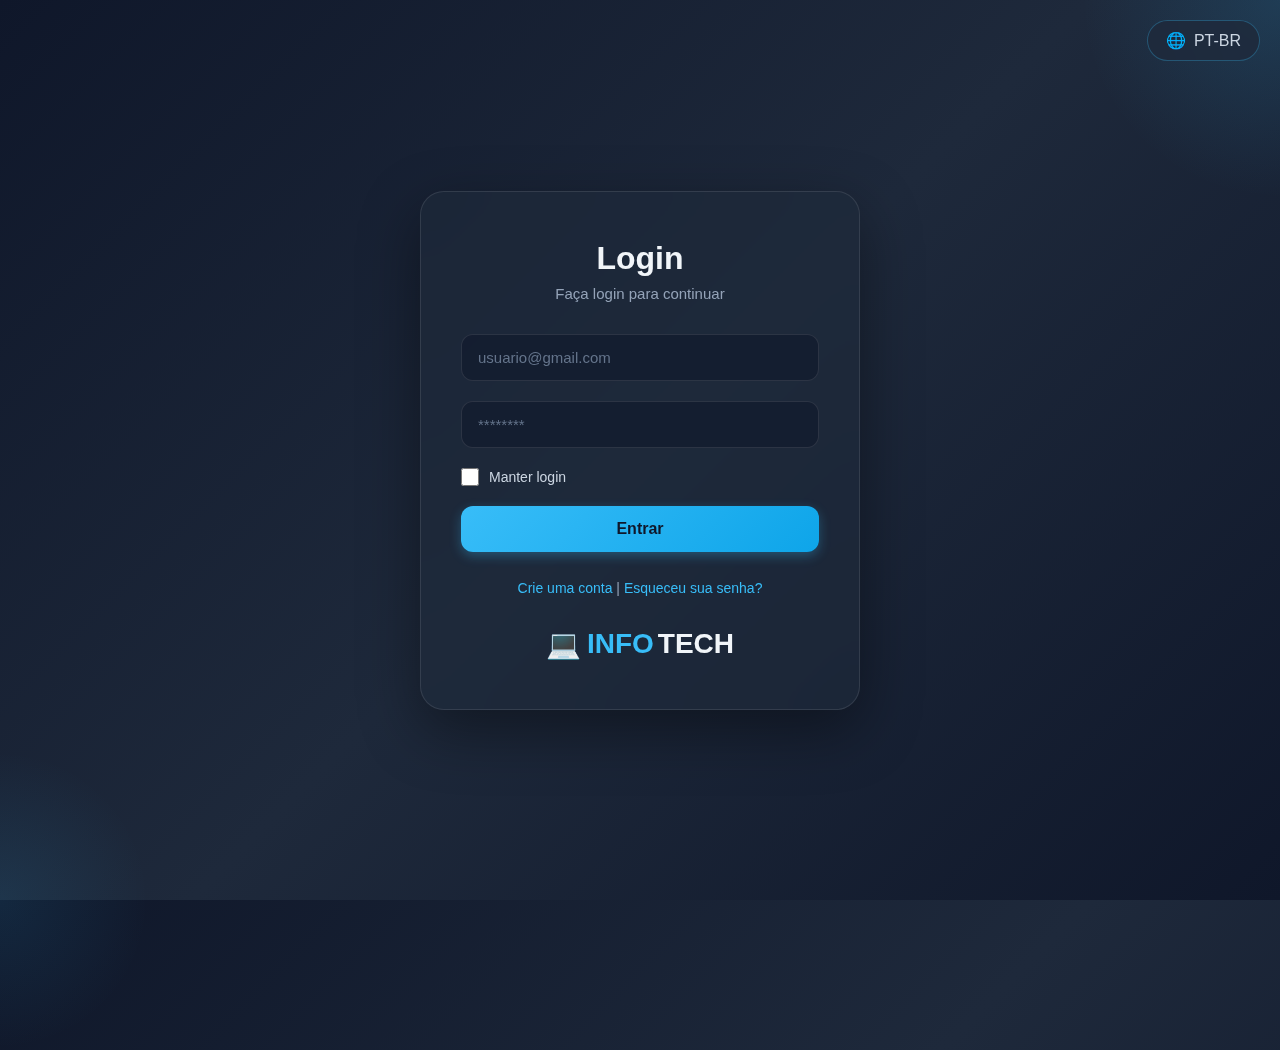
<file: index.html>
<!DOCTYPE html>
<html lang="pt-BR">
<head>
  <meta charset="UTF-8">
  <meta name="viewport" content="width=device-width, initial-scale=1.0">
  <title>Login - InfoTech</title>
  <style>
    * { box-sizing: border-box; margin: 0; padding: 0; }
    
    body {
      font-family: -apple-system, BlinkMacSystemFont, 'Segoe UI', sans-serif;
      background: linear-gradient(135deg, #0f172a 0%, #1e293b 50%, #0f172a 100%);
      min-height: 100vh;
      display: flex;
      align-items: center;
      justify-content: center;
      color: #f1f5f9;
      position: relative;
      overflow: hidden;
    }

    /* Animated background particles */
    body::before {
      content: '';
      position: absolute;
      width: 400px;
      height: 400px;
      background: radial-gradient(circle, rgba(56,189,248,0.15) 0%, transparent 70%);
      border-radius: 50%;
      top: -200px;
      right: -200px;
      animation: float 20s infinite ease-in-out;
    }

    body::after {
      content: '';
      position: absolute;
      width: 300px;
      height: 300px;
      background: radial-gradient(circle, rgba(56,189,248,0.1) 0%, transparent 70%);
      border-radius: 50%;
      bottom: -150px;
      left: -150px;
      animation: float 15s infinite ease-in-out reverse;
    }

    @keyframes float {
      0%, 100% { transform: translate(0, 0); }
      50% { transform: translate(50px, 50px); }
    }

    /* Language switch button */
    .lang-switch {
      position: fixed;
      top: 20px;
      right: 20px;
      background: rgba(30,41,59,0.8);
      backdrop-filter: blur(10px);
      color: #cbd5e1;
      border: 1px solid rgba(56,189,248,0.3);
      border-radius: 24px;
      padding: 10px 18px;
      font-size: 14px;
      font-weight: 500;
      cursor: pointer;
      display: flex;
      align-items: center;
      gap: 8px;
      transition: all 0.3s ease;
      z-index: 1000;
    }

    .lang-switch:hover {
      background: rgba(56,189,248,0.15);
      border-color: #38bdf8;
      color: #38bdf8;
      transform: translateY(-2px);
      box-shadow: 0 4px 12px rgba(56,189,248,0.2);
    }

    .lang-switch span {
      font-size: 16px;
    }

    /* Login container */
    .login-container {
      background: rgba(30,41,59,0.6);
      backdrop-filter: blur(20px);
      border: 1px solid rgba(255,255,255,0.1);
      border-radius: 24px;
      padding: 48px 40px;
      width: 100%;
      max-width: 440px;
      box-shadow: 0 20px 60px rgba(0,0,0,0.4);
      position: relative;
      z-index: 10;
      animation: slideUp 0.6s ease-out;
    }

    @keyframes slideUp {
      from {
        opacity: 0;
        transform: translateY(30px);
      }
      to {
        opacity: 1;
        transform: translateY(0);
      }
    }

    .login-container h2 {
      font-size: 32px;
      font-weight: 700;
      color: #f1f5f9;
      margin-bottom: 8px;
      text-align: center;
    }

    .subtitle {
      color: #94a3b8;
      font-size: 15px;
      text-align: center;
      margin-bottom: 32px;
    }

    /* Form styles */
    form {
      display: flex;
      flex-direction: column;
      gap: 20px;
    }

    input[type="text"],
    input[type="password"] {
      width: 100%;
      padding: 14px 16px;
      background: rgba(15,23,42,0.6);
      border: 1px solid rgba(255,255,255,0.1);
      border-radius: 12px;
      color: #f1f5f9;
      font-size: 15px;
      transition: all 0.3s ease;
    }

    input[type="text"]:focus,
    input[type="password"]:focus {
      outline: none;
      border-color: #38bdf8;
      background: rgba(15,23,42,0.8);
      box-shadow: 0 0 0 3px rgba(56,189,248,0.15);
    }

    input::placeholder {
      color: #64748b;
    }

    /* Checkbox */
    label {
      display: flex;
      align-items: center;
      gap: 10px;
      font-size: 14px;
      color: #cbd5e1;
      cursor: pointer;
      user-select: none;
    }

    input[type="checkbox"] {
      width: 18px;
      height: 18px;
      cursor: pointer;
      accent-color: #38bdf8;
    }

    /* Submit button */
    button[type="submit"] {
      width: 100%;
      padding: 14px;
      background: linear-gradient(135deg, #38bdf8 0%, #0ea5e9 100%);
      color: #0f172a;
      border: none;
      border-radius: 12px;
      font-size: 16px;
      font-weight: 600;
      cursor: pointer;
      transition: all 0.3s ease;
      box-shadow: 0 4px 12px rgba(56,189,248,0.3);
    }

    button[type="submit"]:hover {
      transform: translateY(-2px);
      box-shadow: 0 6px 20px rgba(56,189,248,0.4);
    }

    button[type="submit"]:active {
      transform: translateY(0);
    }

    /* Feedback message */
    .feedback {
      display: none;
      color: #f87171;
      background: rgba(239,68,68,0.1);
      border: 1px solid rgba(239,68,68,0.3);
      border-radius: 8px;
      padding: 12px;
      font-size: 13px;
      font-weight: 500;
      text-align: center;
    }

    .feedback.show {
      display: block;
    }

    /* Links */
    .links {
      text-align: center;
      margin-top: 8px;
    }

    .links p {
      font-size: 14px;
      color: #94a3b8;
    }

    .links a {
      color: #38bdf8;
      text-decoration: none;
      transition: color 0.3s;
    }

    .links a:hover {
      color: #0ea5e9;
      text-decoration: underline;
    }

    /* InfoTech logo */
    .infotech {
      display: flex;
      justify-content: center;
      align-items: center;
      gap: 4px;
      margin-top: 32px;
      font-size: 28px;
      font-weight: 700;
    }

    .info {
      color: #38bdf8;
      display: flex;
      align-items: center;
      gap: 6px;
    }

    .tech {
      color: #f1f5f9;
    }

    /* Responsive */
    @media (max-width: 480px) {
      .login-container {
        padding: 32px 24px;
        margin: 20px;
      }

      .login-container h2 {
        font-size: 26px;
      }

      .lang-switch {
        top: 12px;
        right: 12px;
        padding: 8px 14px;
        font-size: 13px;
      }
    }
  </style>
</head>
<body>
  <!-- Language switch button -->
  <button class="lang-switch" onclick="toggleLanguage()">
    <span>🌐</span> <span id="langText">PT-BR</span>
  </button>

  <div class="login-container">
    <h2 id="loginTitle" data-i18n="Login">Login</h2>
    <p class="subtitle" id="loginSubtitle" data-i18n="Faça login para continuar">Faça login para continuar</p>

    <form id="loginForm" novalidate>
      <input 
        type="text" 
        id="email" 
        placeholder="usuario@gmail.com" 
        required 
        data-i18n-placeholder="usuario@gmail.com"
      >
      
      <input 
        type="password" 
        id="senha" 
        placeholder="********" 
        required 
        data-i18n-placeholder="********"
      >

      <p id="feedback" class="feedback" data-i18n="Não foi possível encontrar uma conta. Tente novamente ou crie uma conta.">
        Não foi possível encontrar uma conta. Tente novamente ou crie uma conta.
      </p>

      <label>
        <input type="checkbox" id="keepLogin"> 
        <span data-i18n="Manter login">Manter login</span>
      </label>

      <button type="submit" id="loginButton" data-i18n="Entrar">Entrar</button>

      <div class="links">
        <p>
          <a href="cadastro.html" data-i18n="Crie uma conta">Crie uma conta</a> |
          <a href="forgotPass.html" data-i18n="Esqueceu sua senha?">Esqueceu sua senha?</a>
        </p>
      </div>
    </form>

    <div class="infotech">
      <div class="info"><span>💻</span><span>INFO</span></div>
      <div class="tech"><span>TECH</span></div>
    </div>
  </div>

  <script>
    // Impede login automático se vier de logout
    if (localStorage.getItem("forceLogout") === "true") {
      localStorage.clear();
      console.log("Logout detectado — sessão reiniciada.");
    }

    const form = document.getElementById("loginForm");
    const feedback = document.getElementById("feedback");
    const keepLoginCheckbox = document.getElementById("keepLogin");

    // Carrega automaticamente o usuário salvo
    window.addEventListener("DOMContentLoaded", () => {
      const savedUser = JSON.parse(localStorage.getItem("usuario"));
      const keepLogin = localStorage.getItem("keepLogin");

      // Login automático se ativado
      if (keepLogin === "true" && savedUser) {
        alert("Login automático bem-sucedido!");
        window.location.href = "painel.html";
        return;
      }

      // Preenche email salvo
      if (savedUser?.email) {
        document.getElementById("email").value = savedUser.email;
      }
    });

    // Evento de login
    form.addEventListener("submit", async (e) => {
      e.preventDefault();

      const email = document.getElementById("email").value.trim();
      const senha = document.getElementById("senha").value.trim();
      feedback.classList.remove("show");

      if (!email || !senha) {
        feedback.textContent = "Preencha todos os campos.";
        feedback.classList.add("show");
        return;
      }

      try {
        const response = await fetch("http://localhost:5018/api/Usuarios/login", {
          method: "POST",
          headers: { "Content-Type": "application/json" },
          body: JSON.stringify({ email, senha })
        });

        if (response.ok) {
          const data = await response.json();

          const usuarioLogado = {
            id: data.user?.idFunc || data.idFunc || null,
            email: email,
            nome: data.user?.nomeUsuario || data.nomeUsuario || "",
            funcao: data.user?.funcao || data.funcao || ""
          };

          if (!usuarioLogado.id) {
            console.warn("⚠ Nenhum ID encontrado na resposta do login:", data);
          }

          if (keepLoginCheckbox.checked) {
            localStorage.setItem("usuario", JSON.stringify(usuarioLogado));
            localStorage.setItem("keepLogin", "true");
          } else {
            sessionStorage.setItem("usuario", JSON.stringify(usuarioLogado));
          }

          alert("Login realizado com sucesso!");
          window.location.href = "painel.html";
        } else {
          feedback.textContent = "Usuário ou senha incorretos.";
          feedback.classList.add("show");
        }
      } catch (error) {
        console.error("Erro ao fazer login:", error);
        feedback.textContent = "Falha ao se conectar à API.";
        feedback.classList.add("show");
      }
    });

    // Sistema de tradução
    let lang = "pt";

    async function translateText(text, targetLang) {
      if (targetLang === "pt") return text;
      const url = `https://api.mymemory.translated.net/get?q=${encodeURIComponent(text)}&langpair=pt|${targetLang}`;
      try {
        const response = await fetch(url);
        const data = await response.json();
        return data.responseData.translatedText || text;
      } catch (e) {
        console.error("Erro ao traduzir:", e);
        return text;
      }
    }

    async function translatePage(targetLang) {
      const elements = document.querySelectorAll("[data-i18n]");
      for (const el of elements) {
        const original = el.getAttribute("data-i18n");
        el.textContent = await translateText(original, targetLang);
      }

      const inputs = document.querySelectorAll("[data-i18n-placeholder]");
      for (const input of inputs) {
        const original = input.getAttribute("data-i18n-placeholder");
        input.placeholder = await translateText(original, targetLang);
      }
    }

    function toggleLanguage() {
      const langText = document.getElementById("langText");
      if (lang === "pt") {
        lang = "en";
        langText.textContent = "EN";
      } else {
        lang = "pt";
        langText.textContent = "PT-BR";
      }
      translatePage(lang);
    }
  </script>
</body>
</html>
</file>
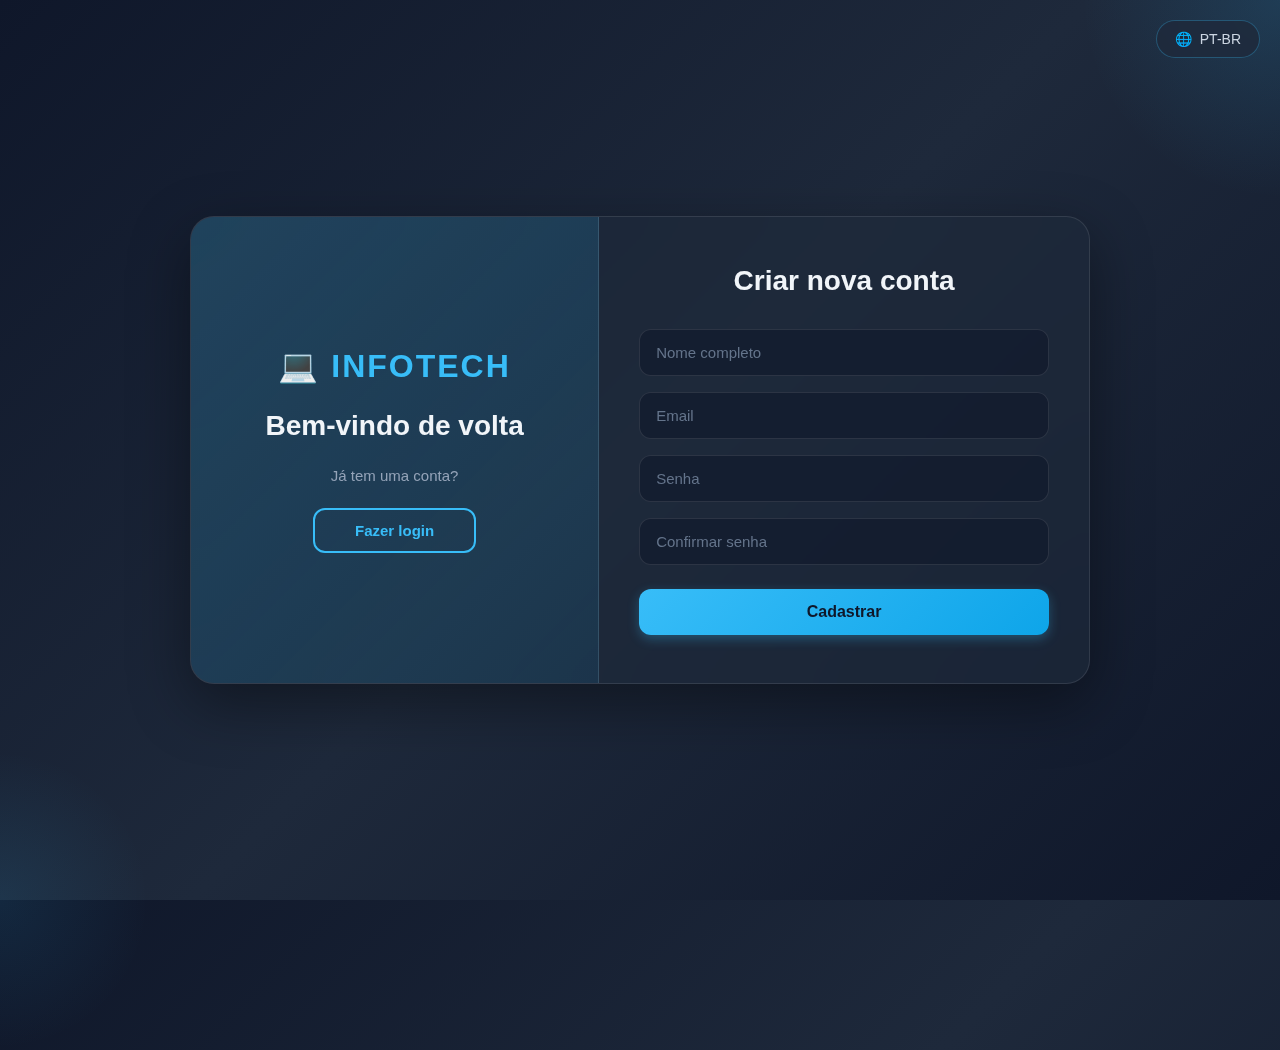
<file: cadastro.html>
<!DOCTYPE html>
<html lang="pt-BR">
<head>
  <meta charset="utf-8" />
  <meta name="viewport" content="width=device-width, initial-scale=1" />
  <title>InfoTech - Cadastro</title>
  <style>
    * { box-sizing: border-box; margin: 0; padding: 0; }
    
    body {
      font-family: -apple-system, BlinkMacSystemFont, 'Segoe UI', sans-serif;
      background: linear-gradient(135deg, #0f172a 0%, #1e293b 50%, #0f172a 100%);
      min-height: 100vh;
      display: flex;
      align-items: center;
      justify-content: center;
      color: #f1f5f9;
      position: relative;
      overflow: hidden;
      padding: 20px;
    }

    /* Animated background */
    body::before {
      content: '';
      position: absolute;
      width: 400px;
      height: 400px;
      background: radial-gradient(circle, rgba(56,189,248,0.15) 0%, transparent 70%);
      border-radius: 50%;
      top: -200px;
      right: -200px;
      animation: float 20s infinite ease-in-out;
    }

    body::after {
      content: '';
      position: absolute;
      width: 300px;
      height: 300px;
      background: radial-gradient(circle, rgba(56,189,248,0.1) 0%, transparent 70%);
      border-radius: 50%;
      bottom: -150px;
      left: -150px;
      animation: float 15s infinite ease-in-out reverse;
    }

    @keyframes float {
      0%, 100% { transform: translate(0, 0); }
      50% { transform: translate(50px, 50px); }
    }

    /* Language switch */
    .lang-switch {
      position: fixed;
      top: 20px;
      right: 20px;
      background: rgba(30,41,59,0.8);
      backdrop-filter: blur(10px);
      color: #cbd5e1;
      border: 1px solid rgba(56,189,248,0.3);
      border-radius: 24px;
      padding: 10px 18px;
      font-size: 14px;
      font-weight: 500;
      cursor: pointer;
      display: flex;
      align-items: center;
      gap: 8px;
      transition: all 0.3s ease;
      z-index: 1000;
    }

    .lang-switch:hover {
      background: rgba(56,189,248,0.15);
      border-color: #38bdf8;
      color: #38bdf8;
      transform: translateY(-2px);
      box-shadow: 0 4px 12px rgba(56,189,248,0.2);
    }

    /* Card container */
    .card {
      background: rgba(30,41,59,0.6);
      backdrop-filter: blur(20px);
      border: 1px solid rgba(255,255,255,0.1);
      border-radius: 24px;
      width: 100%;
      max-width: 900px;
      display: grid;
      grid-template-columns: 1fr 1.2fr;
      overflow: hidden;
      box-shadow: 0 20px 60px rgba(0,0,0,0.4);
      position: relative;
      z-index: 10;
      animation: slideUp 0.6s ease-out;
    }

    @keyframes slideUp {
      from {
        opacity: 0;
        transform: translateY(30px);
      }
      to {
        opacity: 1;
        transform: translateY(0);
      }
    }

    /* Left panel */
    .left-panel {
      background: linear-gradient(135deg, rgba(56,189,248,0.2) 0%, rgba(14,165,233,0.1) 100%);
      padding: 48px 32px;
      display: flex;
      flex-direction: column;
      justify-content: center;
      align-items: center;
      text-align: center;
      border-right: 1px solid rgba(255,255,255,0.1);
    }

    .logo {
      font-size: 32px;
      font-weight: 700;
      color: #38bdf8;
      margin-bottom: 24px;
      letter-spacing: 2px;
    }

    .welcome {
      font-size: 28px;
      font-weight: 700;
      color: #f1f5f9;
      margin-bottom: 16px;
      line-height: 1.2;
    }

    .login-btn {
      margin-top: 24px;
      background: transparent;
      border: 2px solid #38bdf8;
      color: #38bdf8;
      padding: 12px 40px;
      border-radius: 12px;
      font-size: 15px;
      font-weight: 600;
      cursor: pointer;
      transition: all 0.3s ease;
    }

    .login-btn:hover {
      background: #38bdf8;
      color: #0f172a;
      transform: translateY(-2px);
      box-shadow: 0 6px 20px rgba(56,189,248,0.4);
    }

    /* Right panel */
    .right-panel {
      padding: 48px 40px;
      display: flex;
      flex-direction: column;
      justify-content: center;
    }

    .title {
      font-size: 28px;
      font-weight: 700;
      color: #f1f5f9;
      margin-bottom: 32px;
      text-align: center;
    }

    /* Form */
    form {
      display: flex;
      flex-direction: column;
      gap: 16px;
    }

    input[type="text"],
    input[type="email"],
    input[type="password"] {
      width: 100%;
      padding: 14px 16px;
      background: rgba(15,23,42,0.6);
      border: 1px solid rgba(255,255,255,0.1);
      border-radius: 12px;
      color: #f1f5f9;
      font-size: 15px;
      transition: all 0.3s ease;
    }

    input:focus {
      outline: none;
      border-color: #38bdf8;
      background: rgba(15,23,42,0.8);
      box-shadow: 0 0 0 3px rgba(56,189,248,0.15);
    }

    input::placeholder {
      color: #64748b;
    }

    .register-btn {
      width: 100%;
      padding: 14px;
      background: linear-gradient(135deg, #38bdf8 0%, #0ea5e9 100%);
      color: #0f172a;
      border: none;
      border-radius: 12px;
      font-size: 16px;
      font-weight: 600;
      cursor: pointer;
      transition: all 0.3s ease;
      box-shadow: 0 4px 12px rgba(56,189,248,0.3);
      margin-top: 8px;
    }

    .register-btn:hover {
      transform: translateY(-2px);
      box-shadow: 0 6px 20px rgba(56,189,248,0.4);
    }

    .register-btn:active {
      transform: translateY(0);
    }

    /* Feedback */
    .feedback {
      display: none;
      color: #f87171;
      background: rgba(239,68,68,0.1);
      border: 1px solid rgba(239,68,68,0.3);
      border-radius: 8px;
      padding: 12px;
      font-size: 13px;
      font-weight: 500;
      text-align: center;
    }

    .feedback.show {
      display: block;
    }

    /* Responsive */
    @media (max-width: 768px) {
      .card {
        grid-template-columns: 1fr;
        max-width: 480px;
      }

      .left-panel {
        padding: 32px 24px;
        border-right: none;
        border-bottom: 1px solid rgba(255,255,255,0.1);
      }

      .welcome {
        font-size: 24px;
      }

      .right-panel {
        padding: 32px 24px;
      }

      .title {
        font-size: 24px;
      }

      .lang-switch {
        top: 12px;
        right: 12px;
        padding: 8px 14px;
        font-size: 13px;
      }
    }

    @media (max-width: 480px) {
      body {
        padding: 12px;
      }

      .card {
        border-radius: 16px;
      }

      .left-panel,
      .right-panel {
        padding: 24px 20px;
      }
    }
  </style>
</head>
<body>
  <!-- Language switch -->
  <button class="lang-switch" onclick="toggleLanguage()">
    <span>🌐</span> <span id="langText">PT-BR</span>
  </button>

  <div class="card">
    <!-- Left panel -->
    <div class="left-panel">
      <div class="logo">💻 INFOTECH</div>
      <h1 class="welcome" data-i18n="Bem-vindo de volta">Bem-vindo de volta</h1>
      <p style="color: #94a3b8; font-size: 15px; margin-top: 8px;">Já tem uma conta?</p>
      <button class="login-btn" onclick="window.location.href='index.html'" data-i18n="Fazer login">Fazer login</button>
    </div>

    <!-- Right panel -->
    <div class="right-panel">
      <h2 class="title" data-i18n="Criar nova conta">Criar nova conta</h2>

      <form id="registerForm" novalidate>
        <input 
          type="text" 
          name="name" 
          placeholder="Nome completo" 
          required 
          data-i18n-placeholder="Nome completo"
        />
        
        <input 
          type="email" 
          name="email" 
          placeholder="Email" 
          required 
          data-i18n-placeholder="Email"
        />
        
        <input 
          type="password" 
          name="password" 
          placeholder="Senha" 
          required 
          data-i18n-placeholder="Senha"
        />
        
        <input 
          type="password" 
          name="confirm" 
          placeholder="Confirmar senha" 
          required 
          data-i18n-placeholder="Confirmar senha"
        />

        <p id="registerFeedback" class="feedback" data-i18n="As senhas não conferem.">
          As senhas não conferem.
        </p>

        <button type="submit" class="register-btn" data-i18n="Cadastrar">Cadastrar</button>
      </form>
    </div>
  </div>

  <script>
    // Tradução
    let lang = "pt";

    async function translateText(text, targetLang) {
      if (targetLang === "pt") return text;
      const url = `https://api.mymemory.translated.net/get?q=${encodeURIComponent(text)}&langpair=pt|${targetLang}`;
      try {
        const response = await fetch(url);
        const data = await response.json();
        return data.responseData.translatedText || text;
      } catch (e) {
        console.error("Erro de tradução:", e);
        return text;
      }
    }

    async function translatePage(targetLang) {
      const elements = document.querySelectorAll("[data-i18n]");
      for (const el of elements) {
        const original = el.getAttribute("data-i18n");
        el.textContent = await translateText(original, targetLang);
      }

      const inputs = document.querySelectorAll("[data-i18n-placeholder]");
      for (const input of inputs) {
        const original = input.getAttribute("data-i18n-placeholder");
        input.placeholder = await translateText(original, targetLang);
      }
    }

    function toggleLanguage() {
      const langText = document.getElementById("langText");
      if (lang === "pt") {
        lang = "en";
        langText.textContent = "EN";
      } else {
        lang = "pt";
        langText.textContent = "PT-BR";
      }
      translatePage(lang);
    }

    // Formulário
    const form = document.getElementById("registerForm");
    const feedback = document.getElementById("registerFeedback");

    form.addEventListener("submit", async (e) => {
      e.preventDefault();
      const nome = form.name.value.trim();
      const email = form.email.value.trim();
      const senha = form.password.value.trim();
      const confirmar = form.confirm.value.trim();

      feedback.classList.remove("show");

      if (!nome || !email || !senha || !confirmar) {
        feedback.textContent = lang === "pt" ? "Preencha todos os campos." : "Fill in all fields.";
        feedback.classList.add("show");
        return;
      }

      if (senha !== confirmar) {
        feedback.textContent = lang === "pt" ? "As senhas não conferem." : "Passwords do not match.";
        feedback.classList.add("show");
        return;
      }

      // Envio para API
      const usuario = {
        nome: nome,
        nomeUsuario: email.split("@")[0],
        email: email,
        senha: senha,
        funcao: "Usuário",
        setor: "TI",
        matricula: Math.floor(Math.random() * 999999).toString().padStart(6, "0"),
      };

      try {
        const response = await fetch("http://localhost:5018/api/Usuarios", {
          method: "POST",
          headers: { "Content-Type": "application/json" },
          body: JSON.stringify(usuario),
        });

        if (response.ok) {
          alert(lang === "pt" ? "Usuário cadastrado com sucesso!" : "User registered successfully!");
          form.reset();
          window.location.href = "index.html";
        } else {
          const msg = await response.text();
          feedback.textContent = lang === "pt" ? `Erro: ${msg}` : `Error: ${msg}`;
          feedback.classList.add("show");
        }
      } catch (error) {
        console.error("Erro:", error);
        feedback.textContent = lang === "pt" ? "Falha ao conectar com a API." : "Failed to connect to the API.";
        feedback.classList.add("show");
      }
    });
  </script>
</body>
</html>
</file>
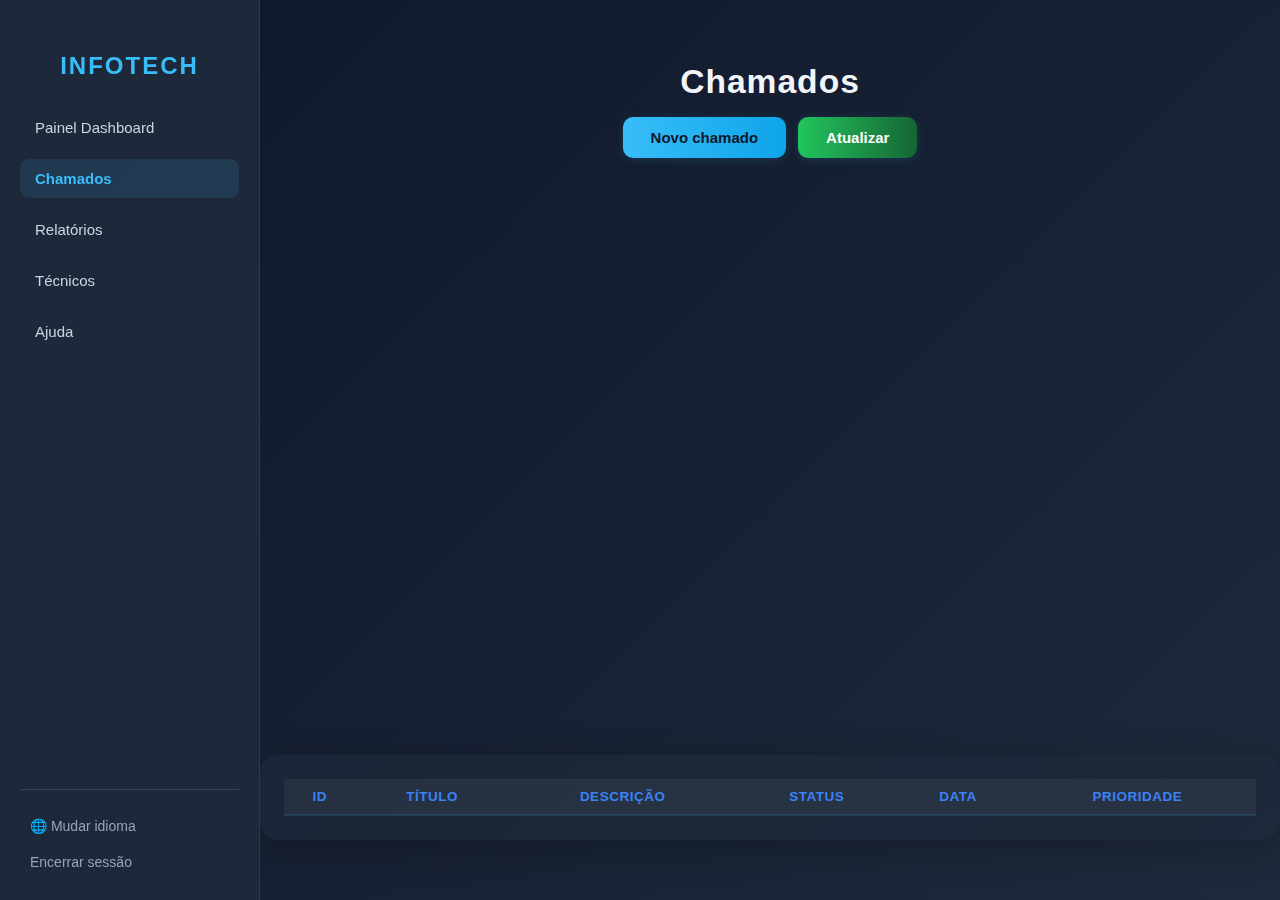
<file: chamados.html>
<!DOCTYPE html>
<html lang="pt-BR">
<head>
<meta charset="UTF-8">
<meta name="viewport" content="width=device-width, initial-scale=1.0">
<title>InfoTech - Chamados</title>
<style>
  * { box-sizing: border-box; }
  body {
    font-family: -apple-system, BlinkMacSystemFont, 'Segoe UI', sans-serif;
    background: linear-gradient(135deg, #0f172a 0%, #1e293b 100%);
    min-height: 100vh;
    color: #f1f5f9;
    margin: 0;
    padding: 0;
    overflow-x: hidden;
  }
  .container {
    display: flex;
    min-height: 100vh;
    width: 100vw;
  }
  .sidebar {
    width: 260px;
    background: rgba(30,41,59,0.96);
    backdrop-filter: blur(10px);
    border-right: 1px solid rgba(255,255,255,0.08);
    padding: 32px 20px 20px 20px;
    display: flex;
    flex-direction: column;
    gap: 12px;
    z-index: 5;
    position: relative;
  }
  .sidebar h2 {
    font-size: 24px;
    font-weight: bold;
    letter-spacing: 2px;
    color: #38bdf8;
    margin-bottom: 16px;
    text-align: center;
  }
  .sidebar ul { list-style: none; padding: 0; margin: 0; }
  .sidebar ul li { margin: 0 0 12px 0; }
  .sidebar ul li a {
    display: block;
    color: #cbd5e1;
    background: none;
    border-radius: 9px;
    padding: 11px 15px;
    text-decoration: none;
    font-size: 15px;
    font-weight: 500;
    transition: 0.3s all;
  }
  .sidebar ul li a:hover,
  .sidebar ul li a.active {
    background: rgba(56,189,248,0.12);
    color: #38bdf8;
    font-weight: 700;
  }
  .settings {
    margin-top: auto;
    border-top: 1px solid rgba(255,255,255,0.13);
    padding-top: 18px;
  }
  .settings a {
    color: #94a3b8;
    text-decoration: none;
    display: block;
    padding: 10px;
    font-size: 14px;
    transition: color 0.3s;
  }
  .settings a:hover { color: #38bdf8; }
  /* Content */
  .content {
  flex: 1;
  padding: 40px 0;
  display: flex;
  flex-direction: column;
  align-items: center;
  min-height: 80vh;
}
.main-card, .table-wrapper { /* Use nas duas telas */
  width: 100%;
  max-width: 1040px;
  background: rgba(30,41,59,0.6);
  border-radius: 18px;
  box-shadow: 0 8px 36px rgba(0,0,0,0.22);
  padding: 24px;
  margin: auto;
}

  .content h1 {
    font-size: 2.1rem;
    font-weight: 700;
    color: #f1f5f9;
    margin-bottom: 16px;
    letter-spacing: 1px;
  }
  .actions {
    display: flex;
    gap: 12px;
    margin-bottom: 18px;
    flex-wrap: wrap;
  }
  .actions button {
    padding: 12px 28px;
    border: none;
    border-radius: 10px;
    cursor: pointer;
    font-weight: 600;
    font-size: 15px;
    box-shadow: 0 2px 10px rgba(56,189,248,0.15);
    background: linear-gradient(90deg, #38bdf8 0%, #0ea5e9 100%);
    color: #0f172a;
    transition: transform 0.2s, box-shadow 0.2s;
  }
  .actions button:hover {
    transform: translateY(-2px) scale(1.03);
    background: linear-gradient(90deg, #0ea5e9 0%, #38bdf8 100%);
  }
  .actions .secondary {
    background: linear-gradient(90deg, #22c55e 0%, #166534 100%);
    color: white;
  }
  /* Table/Card area */
  .table-wrapper {
    background: rgba(30,41,59,0.6);
    border-radius: 18px;
    box-shadow: 0 8px 36px rgba(0,0,0,0.22);
    padding: 24px;
    overflow-x: auto;
    overflow-y: auto;
    max-height: 65vh;
    margin-bottom: 20px;
    min-width: 340px;
  }
  table {
    width: 100%;
    border-collapse: collapse;
    font-size: 15px;
    min-width: 680px;
  }
  th, td {
    padding: 10px 9px;
    text-align: center;
  }
  th {
    color: #3b82f6;
    text-transform: uppercase;
    background: rgba(255,255,255,0.05);
    font-weight: 700;
    font-size: 13.5px;
    border-bottom: 2px solid rgba(56,189,248,0.15);
    letter-spacing: 0.5px;
  }
  tbody tr {
    border-bottom: 1px solid rgba(255,255,255,0.07);
    transition: background 0.18s;
  }
  tbody tr:hover { background: rgba(56,189,248,0.05);}
  .status-aberto  { color: #f87171; font-weight: 700;}
  .status-finalizado, .status-concluido { color: #4ade80; font-weight: 700;}
  .status-em { color: #fbbf24; font-weight: 700;}
  .priority-alta { color: #f87171; font-weight: 700;}
  .priority-media { color: #fbbf24; font-weight: 700;}
  .priority-baixa { color: #4ade80; font-weight: 700;}
  /* Modal */
  .modal {
    display: none;
    position: fixed;
    z-index: 10000;
    left: 0; top: 0;
    width: 100vw; height: 100vh;
    background-color: rgba(0,0,0,0.75);
    align-items: center;
    justify-content: center;
  }
  .modal-content {
    background: rgba(30,41,59,0.98);
    border-radius: 20px;
    box-shadow: 0 0 40px rgba(56,189,248,0.21);
    padding: 38px 30px 22px 30px;
    width: 100%;
    max-width: 410px;
    color: #f1f5f9;
    position: relative;
    animation: slideUp 0.4s;
    overflow-y: auto;
  }
  .modal-content h2 {
    font-size: 22px; color: #38bdf8; margin: 0 0 16px 0; text-align: center;
  }
  .modal-content label {
    display: block; margin-top: 14px; margin-bottom: 6px;
    color: #e0f2fe;
    font-size: 14.3px; font-weight: 600;
  }
  .modal-content input, .modal-content select, .modal-content textarea {
    width: 100%; padding: 11px;
    margin-bottom: 7px; border: none; border-radius: 10px;
    font-size: 15px; background: rgba(241,245,249,0.91); color: #273549;
    transition: box-shadow 0.2s, background 0.2s;
  }
  .modal-content input:focus, .modal-content textarea:focus, .modal-content select:focus { outline: 2px solid #38bdf8; }
  .modal-content textarea { resize: vertical; min-height: 66px;}
  .modal-content .btn-save, .modal-content .btn-close {
    margin-top: 15px;
    padding: 12px; border: none; border-radius: 9px;
    cursor: pointer;
    font-weight: bold;
    font-size: 15.5px;
    width: 100%;
    transition: 0.2s;
    background: linear-gradient(90deg, #22c55e 0%, #166534 100%);
    color: #fff;
    box-shadow: 0 2px 12px rgba(34,197,94,0.12);
  }
  .modal-content .btn-close {
    background: linear-gradient(90deg, #f87171 0%, #ef4444 100%);
    margin-top: 7px;
  }
  .modal-content .btn-save:hover { background: #16e049;}
  .modal-content .btn-close:hover { background: #ef4444;}
  .close {
    position: absolute;
    top: 16px;
    right: 23px;
    font-size: 24px;
    cursor: pointer;
    color: #64748b;
    font-weight: bold;
  }
  /* Scroll bar styling */
  .table-wrapper::-webkit-scrollbar { width: 9px; height: 10px; }
  .table-wrapper::-webkit-scrollbar-thumb { background: #38bdf8; border-radius: 7px;}
  .table-wrapper::-webkit-scrollbar-track { background: rgba(255,255,255,0.1);}
  .table-wrapper { scrollbar-width: thin; scrollbar-color: #38bdf8 rgba(255,255,255,0.1);}
  /* Responsive */
  @media (max-width: 900px) {
    .container { flex-direction: column; }
    .sidebar { flex-direction: row; width: 100%; padding: 16px 4vw;}
    .sidebar ul { display:flex; gap: 10px;}
  }
  @media (max-width: 600px) {
    .content { padding: 20px 7px;}
    .sidebar { font-size: 13.5px;}
    .modal-content {padding: 22px 7vw;}
  }
</style>
</head>
<body>
<div class="container">
  <!-- Sidebar -->
  <div class="sidebar">
    <h2>INFOTECH</h2>
    <ul>
      <li><a href="painel.html">Painel Dashboard</a></li>
      <li><a href="chamados.html" class="active">Chamados</a></li>
      <li><a href="relatorio.html">Relatórios</a></li>
      <li><a href="tecnico.html">Técnicos</a></li>
      <li><a href="#">Ajuda</a></li>
    </ul>
    <div class="settings">
      <a href="#" onclick="toggleLanguage()">🌐 <span data-i18n="Mudar idioma">Mudar idioma</span></a>
      <a href="index.html" data-i18n="Encerrar sessão">Encerrar sessão</a>
    </div>
  </div>
  <!-- Main Content -->
  <div class="content">
    <h1 data-i18n="Chamados">Chamados</h1>
    <div class="actions">
      <button onclick="openModal()" data-i18n="Novo chamado">Novo chamado</button>
      <button class="secondary" onclick="carregarChamados()" data-i18n="Atualizar">Atualizar</button>
    </div>
    <div class="table-wrapper">
      <table id="chamadosTable">
        <thead>
          <tr>
            <th data-i18n="ID">ID</th>
            <th data-i18n="Título">Título</th>
            <th data-i18n="Descrição">Descrição</th>
            <th data-i18n="Status">Status</th>
            <th data-i18n="Data">Data</th>
            <th data-i18n="Prioridade">Prioridade</th>
          </tr>
        </thead>
        <tbody><!-- dados por JS --></tbody>
      </table>
    </div>
  </div>
</div>
<!-- Modal para novo chamado -->
<div id="chamadoModal" class="modal">
  <div class="modal-content">
    <span class="close" onclick="closeModal()">&times;</span>
    <h2 data-i18n="Novo Chamado">Novo Chamado</h2>
    <label data-i18n="Título">Título *</label>
    <input type="text" id="titulo" maxlength="150" placeholder="Título do chamado" required>
    <label data-i18n="Descrição">Descrição *</label>
    <textarea id="descricao" rows="4" placeholder="Descreva o problema..." required></textarea>
    <label data-i18n="Prioridade">Prioridade *</label>
    <select id="prioridade">
      <option value="Baixa">Baixa</option>
      <option value="Média" selected>Média</option>
      <option value="Alta">Alta</option>
    </select>
    <label data-i18n="Status">Status *</label>
    <select id="status">
      <option value="Aberto" selected>Aberto</option>
      <option value="Em andamento">Em andamento</option>
      <option value="Recebido">Recebido</option>
      <option value="Finalizado">Finalizado</option>
    </select>
    <button class="btn-save" onclick="addChamado()">Salvar</button>
    <button class="btn-close" onclick="closeModal()">Cancelar</button>
  </div>
</div>
<script>
  // Carregar e renderizar chamados da API
  async function carregarChamados() {
    try {
      const response = await fetch('http://localhost:5018/api/chamados');
      if (!response.ok) throw new Error('Erro ao buscar chamados');
      const chamados = await response.json();
      const tbody = document.getElementById("chamadosTable").querySelector("tbody");
      tbody.innerHTML = '';
      chamados.forEach(chamado => {
        const data = new Date(chamado.dataAbertura).toLocaleDateString("pt-BR");
        let st = chamado.status.toLowerCase();
        let pc = chamado.prioridade.toLowerCase();
        const statusClass = st.includes('aberto') ? 'status-aberto'
            : (st.includes('finaliz') || st.includes('conclu')) ? 'status-finalizado' : (st.includes('andamento') ? 'status-em' : '');
        const prioClass = pc.includes('alt') ? 'priority-alta' : (pc.includes('mé')||pc.includes('med')) ? 'priority-media' : 'priority-baixa';
        tbody.innerHTML += `<tr>
          <td>${chamado.idChamado}</td>
          <td>${chamado.titulo}</td>
          <td>${chamado.descricao}</td>
          <td class="${statusClass}">${chamado.status}</td>
          <td>${data}</td>
          <td class="${prioClass}">${chamado.prioridade}</td>
        </tr>`;
      });
    } catch (error) {
      console.error('Erro ao carregar chamados:', error);
      alert('Não foi possível carregar os chamados. Verifique se a API está rodando.');
    }
  }
  window.addEventListener('DOMContentLoaded', carregarChamados);
  // Modal controls
  function openModal() { document.getElementById("chamadoModal").style.display = "flex"; }
  function closeModal() { document.getElementById("chamadoModal").style.display = "none"; }
  // Cadastro de chamado
  async function addChamado() {
    const titulo = document.getElementById("titulo").value;
    const descricao = document.getElementById("descricao").value;
    const prioridade = document.getElementById("prioridade").value;
    const status = document.getElementById("status").value;
    if (!titulo || !descricao) { alert("Preencha todos os campos!"); return;}
    const novoChamado = {
      titulo, descricao, prioridade, status,
      dataAbertura: new Date().toISOString()
    };
    try {
      const response = await fetch('http://localhost:5018/api/chamados', {
        method: 'POST', headers: {'Content-Type': 'application/json'},
        body: JSON.stringify(novoChamado)
      });
      if (!response.ok) throw new Error('Erro ao criar chamado');
      alert('Chamado criado com sucesso!');
      closeModal();
      document.getElementById("titulo").value = '';
      document.getElementById("descricao").value = '';
      carregarChamados();
    } catch (error) {
      console.error('Erro ao criar chamado:', error);
      alert('Erro ao criar chamado. Verifique a API.');
    }
  }
  // Tradução dinâmica (igual ao padrão das outras telas)
  let lang = "pt";
  async function translateText(text, targetLang) {
    if (targetLang === "pt") return text;
    const url = `https://api.mymemory.translated.net/get?q=${encodeURIComponent(text)}&langpair=pt|${targetLang}`;
    try {
      const response = await fetch(url);
      const data = await response.json();
      return data.responseData.translatedText || text;
    } catch { return text; }
  }
  async function translatePage(targetLang) {
    const elements = document.querySelectorAll("[data-i18n]");
    for (const el of elements) {
      const original = el.getAttribute("data-i18n");
      el.textContent = await translateText(original, targetLang);
    }
    const inputs = document.querySelectorAll("[data-i18n-placeholder]");
    for (const input of inputs) {
      const original = input.getAttribute("data-i18n-placeholder");
      input.placeholder = await translateText(original, targetLang);
    }
  }
  function toggleLanguage() {
    lang = lang === "pt" ? "en" : "pt";
    translatePage(lang);
  }
</script>
</body>
</html>
</file>
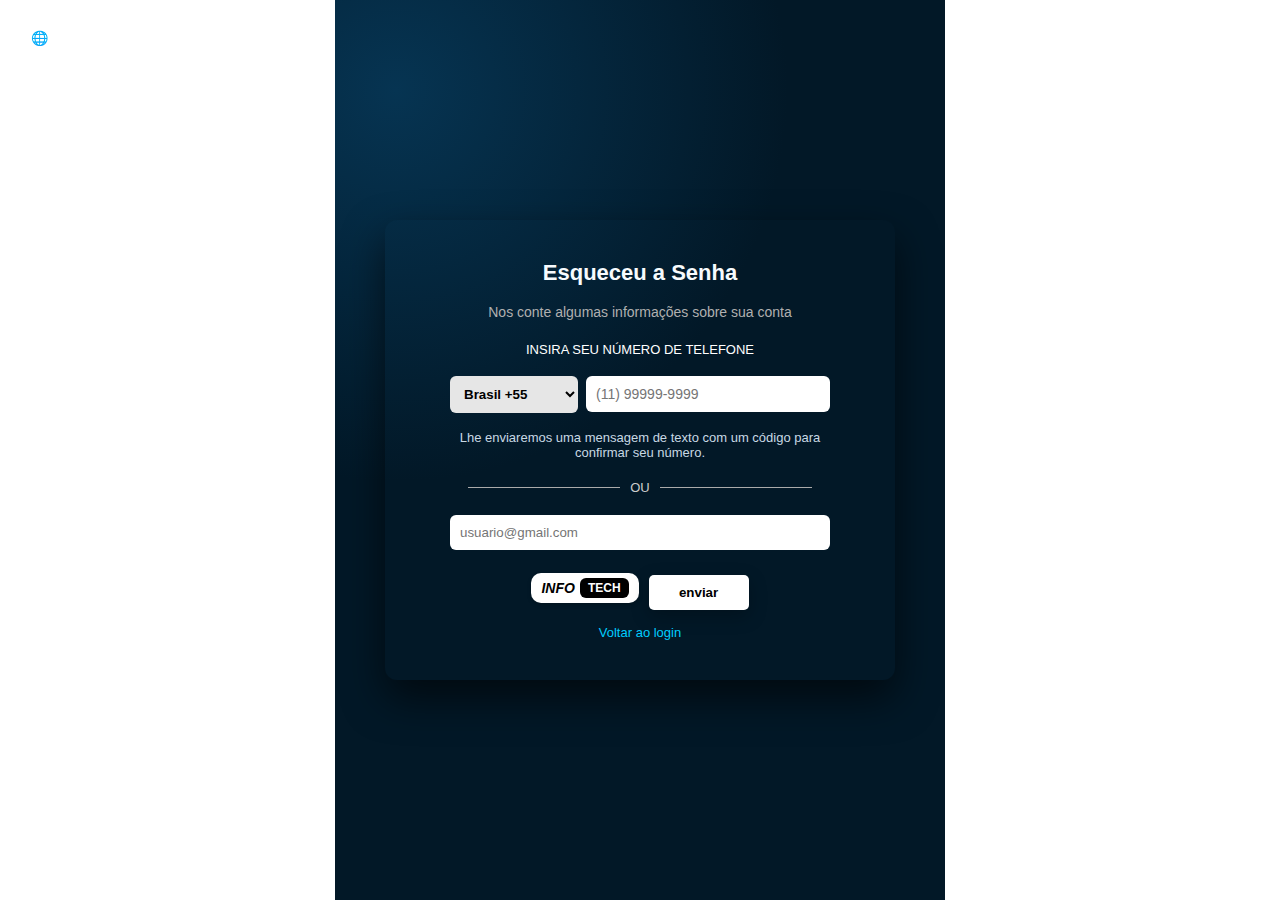
<file: forgotPass.html>
<!DOCTYPE html>
<html lang="pt-BR">
<head>
  <meta charset="UTF-8" />
  <meta name="viewport" content="width=device-width, initial-scale=1.0" />
  <title>InfoTech - Recuperar Senha</title>
  <link rel="stylesheet" href="style.css" />
  <style>
    .lang-switch {
      position: fixed;
      top: 15px;
      left: 20px;
      background: rgba(255, 255, 255, 0.15);
      backdrop-filter: blur(8px);
      color: #fff;
      border: 1px solid rgba(255, 255, 255, 0.2);
      border-radius: 20px;
      padding: 4px 10px;
      font-size: 12px;
      font-weight: 500;
      width: 10%;
      cursor: pointer;
      display: flex;
      align-items: center;
      gap: 4px;
      transition: all 0.3s ease;
      z-index: 1000;
    }
    .lang-switch:hover {
      background: rgba(0, 255, 170, 0.25);
      transform: scale(1.05);
    }
    .lang-switch span {
      font-size: 14px;
    }
  </style>
</head>
<body>
  <!-- Botão de idioma -->
  <button class="lang-switch" onclick="toggleLanguage()">
    <span>🌐</span> PT-BR
  </button>

  <div class="page-bg">
    <div class="card" style="width: 550px; height: auto; padding: 40px; justify-content: center;">
      <div style="width: 100%; max-width: 380px; text-align: center;">
        <h2 class="title" data-i18n="Esqueceu a Senha">Esqueceu a Senha</h2>
        <p class="subtitle" data-i18n="Nos conte algumas informações sobre sua conta">
          Nos conte algumas informações sobre sua conta
        </p>

        <form id="recoverForm">
          <label for="phone" style="font-size: 13px;" data-i18n="INSIRA SEU NÚMERO DE TELEFONE">
            INSIRA SEU NÚMERO DE TELEFONE
          </label>
          <div style="display: flex; align-items: center; gap: 8px; margin: 8px 0;">
            <select id="country-code" style="padding: 10px; border: none; border-radius: 6px; background-color: #e6e6e6; color: #000; font-weight: 600;">
              <option value="+55">Brasil +55</option>
              <option value="+1">EUA +1</option>
              <option value="+351">Portugal +351</option>
            </select>
            <input type="text" id="phone" placeholder="(11) 99999-9999" 
                   data-i18n-placeholder="(11) 99999-9999"
                   style="flex: 1; padding: 10px; border: none; border-radius: 6px; background: white; color: black;">
          </div>

          <p class="subtitle" style="font-size: 13px; color: #c8d8e4; margin-bottom: 10px;" 
             data-i18n="Lhe enviaremos uma mensagem de texto com um código para confirmar seu número.">
             Lhe enviaremos uma mensagem de texto com um código para confirmar seu número.
          </p>

          <div class="divider">
            <hr><span data-i18n="OU">OU</span><hr>
          </div>

          <input type="email" id="email" placeholder="usuario@gmail.com"
                 data-i18n-placeholder="usuario@gmail.com"
                 style="width: 100%; padding: 10px; border: none; border-radius: 6px; background: white; color: black;">

          <div class="feedback" id="feedback" data-i18n="Informe um e-mail ou telefone válido!">
            Informe um e-mail ou telefone válido!
          </div>

          <div style="display: flex; align-items: center; justify-content: center; gap: 10px; margin-top: 15px;">
            <div class="infotech">
              <div class="info">INFO</div>
              <div class="tech">TECH</div>
            </div>
            <button type="submit" class="login-btn" style="width: auto; min-width: 100px;" data-i18n="enviar">enviar</button>
          </div>

          <div class="links" style="margin-top: 15px;">
            <a href="index.html" data-i18n="Voltar ao login">Voltar ao login</a>
          </div>
        </form>
      </div>
    </div>
  </div>

  <script>
    let lang = "pt";

    // Função para chamar API MyMemory
    async function translateText(text, targetLang) {
      if (targetLang === "pt") return text;
      const url = `https://api.mymemory.translated.net/get?q=${encodeURIComponent(text)}&langpair=pt|${targetLang}`;
      try {
        const response = await fetch(url);
        const data = await response.json();
        return data.responseData.translatedText || text;
      } catch (e) {
        console.error("Erro de tradução:", e);
        return text;
      }
    }

    async function translatePage(targetLang) {
      const elements = document.querySelectorAll("[data-i18n]");
      for (const el of elements) {
        const original = el.getAttribute("data-i18n");
        el.textContent = await translateText(original, targetLang);
      }

      const inputs = document.querySelectorAll("[data-i18n-placeholder]");
      for (const input of inputs) {
        const original = input.getAttribute("data-i18n-placeholder");
        input.placeholder = await translateText(original, targetLang);
      }
    }

    function toggleLanguage() {
      const btn = document.querySelector(".lang-switch");
      if (lang === "pt") {
        lang = "en";
        btn.innerHTML = "<span>🌐</span> EN";
      } else {
        lang = "pt";
        btn.innerHTML = "<span>🌐</span> PT-BR";
      }
      translatePage(lang);
    }

    // Validação do formulário
    const form = document.getElementById('recoverForm');
    const feedback = document.getElementById('feedback');

    form.addEventListener('submit', (e) => {
      e.preventDefault();
      const phone = document.getElementById('phone').value.trim();
      const email = document.getElementById('email').value.trim();

      if (phone === "" && email === "") {
        feedback.classList.add("show");
        feedback.textContent = (lang === "pt") 
          ? "Informe um e-mail ou telefone válido!" 
          : "Please enter a valid email or phone!";
      } else {
        feedback.classList.remove("show");
        alert(lang === "pt" 
          ? "Link de recuperação enviado com sucesso!" 
          : "Recovery link sent successfully!");
        form.reset();
      }
    });
  </script>
</body>
</html>
</file>
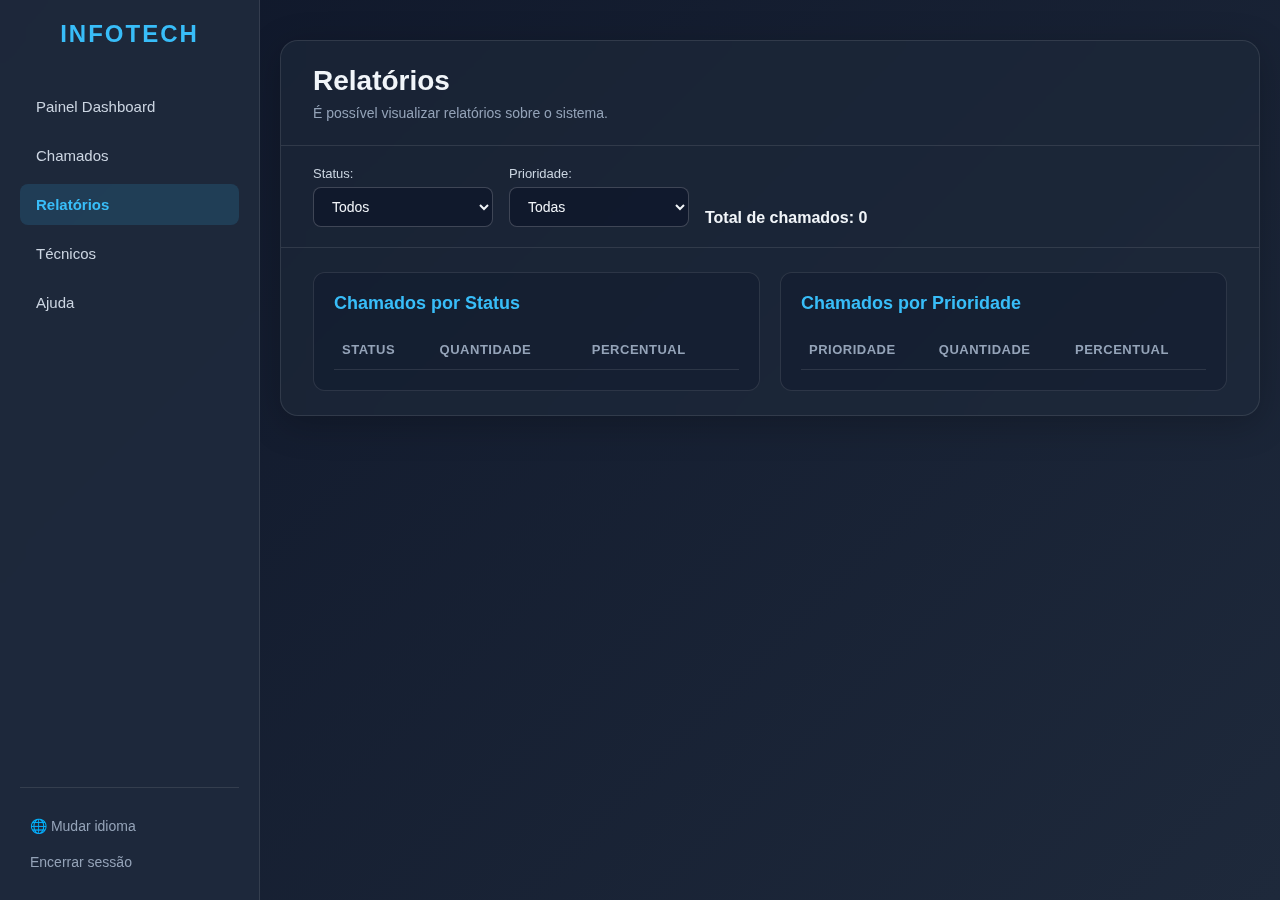
<file: relatorio.html>
<!DOCTYPE html>
<html lang="pt-BR">
<head>
  <meta charset="UTF-8">
  <meta name="viewport" content="width=device-width, initial-scale=1.0">
  <title>InfoTech - Relatórios</title>
  <style>
    * { box-sizing: border-box; }
    body {
      margin: 0;
      font-family: -apple-system, BlinkMacSystemFont, 'Segoe UI', sans-serif;
      background: linear-gradient(135deg, #0f172a 0%, #1e293b 100%);
      color: #f1f5f9;
      min-height: 100vh;
      overflow-x: hidden;
    }
    .container {
      display: flex;
      min-height: 100vh;
    }
    /* Sidebar */
    .sidebar {
      width: 260px;
      background: rgba(30,41,59,0.96);
      backdrop-filter: blur(10px);
      border-right: 1px solid rgba(255,255,255,0.1);
      display: flex;
      flex-direction: column;
      padding: 20px;
      z-index: 10;
    }
    .sidebar h2 {
      margin: 0 0 30px;
      font-size: 24px;
      font-weight: 700;
      text-align: center;
      color: #38bdf8;
      letter-spacing: 2px;
    }
    .sidebar ul {
      list-style: none;
      padding: 0;
      margin: 0;
    }
    .sidebar ul li {
      margin: 8px 0;
    }
    .sidebar ul li a {
      color: #cbd5e1;
      text-decoration: none;
      display: flex;
      align-items: center;
      padding: 12px 16px;
      border-radius: 8px;
      transition: all 0.3s ease;
      font-size: 15px;
    }
    .sidebar ul li a:hover {
      background: rgba(56,189,248,0.1);
      color: #38bdf8;
    }
    .sidebar ul li a.active {
      background: rgba(56,189,248,0.15);
      color: #38bdf8;
      font-weight: 600;
    }
    .settings {
      margin-top: auto;
      padding-top: 20px;
      border-top: 1px solid rgba(255,255,255,0.1);
    }
    .settings a {
      color: #94a3b8;
      text-decoration: none;
      display: block;
      padding: 10px;
      font-size: 14px;
      transition: color 0.3s;
    }
    .settings a:hover {
      color: #38bdf8;
    }
    /* Content */
    .content {
      flex: 1;
      display: flex;
      flex-direction: column;
      align-items: center;
      padding: 40px 20px;
      overflow-y: auto;
    }
    .main-wrapper {
      width: 100%;
      max-width: 1040px;
      background: rgba(30,41,59,0.6);
      backdrop-filter: blur(10px);
      border: 1px solid rgba(255,255,255,0.1);
      border-radius: 18px;
      box-shadow: 0 8px 36px rgba(0,0,0,0.22);
      overflow: hidden;
    }
    .header {
      padding: 24px 32px;
      border-bottom: 1px solid rgba(255,255,255,0.1);
    }
    .header h1 {
      margin: 0 0 8px 0;
      font-size: 28px;
      font-weight: 700;
      color: #f1f5f9;
    }
    .header p {
      margin: 0;
      color: #94a3b8;
      font-size: 14px;
    }
    /* Filtros */
    .filters {
      padding: 20px 32px;
      border-bottom: 1px solid rgba(255,255,255,0.1);
      display: flex;
      gap: 16px;
      flex-wrap: wrap;
      align-items: center;
    }
    .filter-group {
      display: flex;
      flex-direction: column;
      gap: 6px;
    }
    .filter-group label {
      font-size: 13px;
      color: #cbd5e1;
      font-weight: 500;
    }
    .filter-group select {
      padding: 10px 14px;
      border: 1px solid rgba(255,255,255,0.2);
      border-radius: 8px;
      background: rgba(15,23,42,0.8);
      color: #f1f5f9;
      font-size: 14px;
      cursor: pointer;
      transition: all 0.3s;
      min-width: 180px;
    }
    .filter-group select:focus {
      outline: none;
      border-color: #38bdf8;
      box-shadow: 0 0 0 3px rgba(56,189,248,0.2);
    }
    .filter-group select:hover {
      border-color: rgba(255,255,255,0.3);
    }
    /* Scroll Area */
    .scroll-area {
      padding: 24px 32px;
      max-height: 500px;
      overflow-y: auto;
    }
    .scroll-area::-webkit-scrollbar {
      width: 8px;
    }
    .scroll-area::-webkit-scrollbar-track {
      background: rgba(15,23,42,0.5);
    }
    .scroll-area::-webkit-scrollbar-thumb {
      background: rgba(56,189,248,0.3);
      border-radius: 4px;
    }
    .scroll-area::-webkit-scrollbar-thumb:hover {
      background: rgba(56,189,248,0.5);
    }
    /* Cards Grid */
    .cards-grid {
      display: grid;
      grid-template-columns: repeat(auto-fill, minmax(400px, 1fr));
      gap: 20px;
    }
    .report-card {
      background: rgba(15,23,42,0.4);
      border: 1px solid rgba(255,255,255,0.1);
      border-radius: 12px;
      padding: 20px;
      transition: all 0.3s;
    }
    .report-card:hover {
      transform: translateY(-2px);
      box-shadow: 0 8px 24px rgba(0,0,0,0.3);
      border-color: rgba(56,189,248,0.3);
    }
    .report-card h3 {
      margin: 0 0 16px 0;
      font-size: 18px;
      color: #38bdf8;
      font-weight: 600;
    }
    /* Table */
    table {
      width: 100%;
      border-collapse: collapse;
      font-size: 14px;
    }
    table thead tr {
      border-bottom: 1px solid rgba(255,255,255,0.1);
    }
    table th {
      padding: 12px 8px;
      text-align: left;
      color: #94a3b8;
      font-weight: 600;
      font-size: 13px;
      text-transform: uppercase;
      letter-spacing: 0.5px;
    }
    table td {
      padding: 12px 8px;
      color: #cbd5e1;
      border-bottom: 1px solid rgba(255,255,255,0.05);
    }
    table tbody tr:hover {
      background: rgba(56,189,248,0.05);
    }
    .badge {
      display: inline-block;
      padding: 4px 10px;
      border-radius: 12px;
      font-size: 12px;
      font-weight: 600;
    }
    .badge-success { background: rgba(34,197,94,0.2); color: #4ade80; }
    .badge-warning { background: rgba(251,191,36,0.2); color: #fbbf24; }
    .badge-danger { background: rgba(239,68,68,0.2); color: #f87171; }
    .badge-info { background: rgba(56,189,248,0.2); color: #38bdf8; }
    /* Responsive */
    @media (max-width: 1024px) {
      .cards-grid {
        grid-template-columns: 1fr;
      }
    }
    @media (max-width: 768px) {
      .container {
        flex-direction: column;
      }
      .sidebar {
        width: 100%;
        flex-direction: row;
        padding: 12px;
        overflow-x: auto;
      }
      .sidebar ul {
        display: flex;
        gap: 8px;
      }
      .sidebar h2 {
        margin: 0 20px 0 0;
      }
      .settings {
        margin-left: auto;
        border-top: none;
        border-left: 1px solid rgba(255,255,255,0.1);
        padding: 0 0 0 20px;
      }
      .header, .filters, .scroll-area {
        padding: 16px 20px;
      }
    }
  </style>
</head>
<body>
  <div class="container">
    <!-- Sidebar -->
    <div class="sidebar">
      <h2>INFOTECH</h2>
      <ul>
        <li><a href="painel.html">Painel Dashboard</a></li>
        <li><a href="chamados.html">Chamados</a></li>
        <li><a href="relatorios.html" class="active">Relatórios</a></li>
        <li><a href="tecnico.html">Técnicos</a></li>
        <li><a href="#">Ajuda</a></li>
      </ul>
      <div class="settings">
        <a href="#" onclick="toggleLanguage()">🌐 <span data-i18n="Mudar idioma">Mudar idioma</span></a>
        <a href="index.html" data-i18n="Encerrar sessão">Encerrar sessão</a>
      </div>
    </div>

    <!-- Content -->
    <div class="content">
      <div class="main-wrapper">
        <div class="header">
          <h1 data-i18n="Relatórios">Relatórios</h1>
          <p data-i18n="É possível visualizar relatórios sobre o sistema.">É possível visualizar relatórios sobre o sistema.</p>
        </div>

        <!-- Filtros -->
        <div class="filters">
          <div class="filter-group">
            <label for="statusFiltro">Status:</label>
            <select id="statusFiltro" onchange="buscarChamados()">
              <option value="todos">Todos</option>
              <option value="aberto">Aberto</option>
              <option value="em_andamento">Em andamento</option>
              <option value="concluido">Concluído</option>
            </select>
          </div>
          <div class="filter-group">
            <label for="prioridadeFiltro">Prioridade:</label>
            <select id="prioridadeFiltro" onchange="buscarChamados()">
              <option value="todas">Todas</option>
              <option value="baixa">Baixa</option>
              <option value="media">Média</option>
              <option value="alta">Alta</option>
            </select>
          </div>
          <div class="filter-group" style="align-self: flex-end;">
            <strong>Total de chamados: <span id="totalChamados">0</span></strong>
          </div>
        </div>

        <!-- Tabelas -->
        <div class="scroll-area">
          <div class="cards-grid">
            <div class="report-card">
              <h3>Chamados por Status</h3>
              <table id="tabelaStatus">
                <thead>
                  <tr>
                    <th>Status</th>
                    <th>Quantidade</th>
                    <th>Percentual</th>
                  </tr>
                </thead>
                <tbody>
                  <!-- Preenchido via JS -->
                </tbody>
              </table>
            </div>

            <div class="report-card">
              <h3>Chamados por Prioridade</h3>
              <table id="tabelaPrioridade">
                <thead>
                  <tr>
                    <th>Prioridade</th>
                    <th>Quantidade</th>
                    <th>Percentual</th>
                  </tr>
                </thead>
                <tbody>
                  <!-- Preenchido via JS -->
                </tbody>
              </table>
            </div>
          </div>
        </div>
      </div>
    </div>
  </div>

  <script>
    // Função para buscar e filtrar chamados
    async function buscarChamados() {
      const statusFiltro = document.getElementById("statusFiltro").value;
      const prioridadeFiltro = document.getElementById("prioridadeFiltro").value;

      try {
        const response = await fetch('http://localhost:5018/api/chamados');
        const dados = await response.json();

        let dadosFiltrados = dados;

        if (statusFiltro !== 'todos') {
          dadosFiltrados = dadosFiltrados.filter(c => 
            c.status.toLowerCase() === statusFiltro.toLowerCase()
          );
        }

        if (prioridadeFiltro !== 'todas') {
          dadosFiltrados = dadosFiltrados.filter(c => 
            c.prioridade.toLowerCase() === prioridadeFiltro.toLowerCase()
          );
        }

        const dadosAgrupados = agruparDados(dadosFiltrados);
        atualizarTabelas(dadosAgrupados);

      } catch (error) {
        console.error('Erro ao buscar chamados:', error);
        alert('Erro ao carregar dados. Verifique a conexão com a API.');
      }
    }

    function agruparDados(chamados) {
      const statusCount = {};
      const prioridadeCount = {};

      chamados.forEach(chamado => {
        const status = chamado.status || 'Desconhecido';
        statusCount[status] = (statusCount[status] || 0) + 1;

        const prioridade = chamado.prioridade || 'Desconhecida';
        prioridadeCount[prioridade] = (prioridadeCount[prioridade] || 0) + 1;
      });

      return {
        porStatus: statusCount,
        porPrioridade: prioridadeCount,
        total: chamados.length
      };
    }

    function atualizarTabelas(dados) {
      const tbodyStatus = document.getElementById("tabelaStatus").querySelector("tbody");
      tbodyStatus.innerHTML = "";
      
      Object.entries(dados.porStatus).forEach(([status, qtd]) => {
        const badgeClass = status.toLowerCase().includes('conclu') || status.toLowerCase().includes('fechado') ? 'badge-success' :
                           status.toLowerCase().includes('aberto') ? 'badge-danger' : 
                           status.toLowerCase().includes('andamento') ? 'badge-warning' : 'badge-info';
        tbodyStatus.innerHTML += `<tr>
          <td><span class="badge ${badgeClass}">${status}</span></td>
          <td>${qtd}</td>
          <td>${((qtd / dados.total) * 100).toFixed(1)}%</td>
        </tr>`;
      });

      const tbodyPrioridade = document.getElementById("tabelaPrioridade").querySelector("tbody");
      tbodyPrioridade.innerHTML = "";
      
      Object.entries(dados.porPrioridade).forEach(([prioridade, qtd]) => {
        const badgeClass = prioridade.toLowerCase().includes('alta') ? 'badge-danger' : 
                           prioridade.toLowerCase().includes('media') || prioridade.toLowerCase().includes('média') ? 'badge-warning' : 
                           'badge-success';
        tbodyPrioridade.innerHTML += `<tr>
          <td><span class="badge ${badgeClass}">${prioridade}</span></td>
          <td>${qtd}</td>
          <td>${((qtd / dados.total) * 100).toFixed(1)}%</td>
        </tr>`;
      });

      document.getElementById('totalChamados').textContent = dados.total;
    }

    // Tradução
    let lang = "pt";
    async function translateText(text, targetLang) {
      if (targetLang === "pt") return text;
      const url = `https://api.mymemory.translated.net/get?q=${encodeURIComponent(text)}&langpair=pt|${targetLang}`;
      try {
        const response = await fetch(url);
        const data = await response.json();
        return data.responseData.translatedText || text;
      } catch {
        return text;
      }
    }

    async function translatePage(targetLang) {
      const elements = document.querySelectorAll("[data-i18n]");
      for (const el of elements) {
        const original = el.getAttribute("data-i18n");
        el.textContent = await translateText(original, targetLang);
      }
    }

    function toggleLanguage() {
      lang = lang === "pt" ? "en" : "pt";
      translatePage(lang);
    }

    window.addEventListener('DOMContentLoaded', buscarChamados);
  </script>
</body>
</html>
</file>
<file: style.css>
* { box-sizing: border-box; margin: 0; padding: 0; }
html,body { height: 100%; font-family: "Inter", "Poppins", Arial, sans-serif; }

body {
      margin: 0;
      font-family: Arial, sans-serif;
      background: url('https://img.freepik.com/vetores-gratis/particle-de-tecnologia-abstrata-realista-de-fundo_23-2148431735.jpg?t=st=1761269743~exp=1761273343~hmac=eed38926f51548aed9003216d56bcbed97336959a296667639fd627759c1837b&w=2000') no-repeat center center fixed;
      background-size: cover;
      display: flex;
      align-items: center;
      justify-content: center;
      height: 100vh;
      color: white;
    }
    .card {
      width: 920px;
      max-width: calc(100% - 40px);
      height: 420px;
      display: flex;
      border-radius: 12px;
      overflow: hidden;
      box-shadow: 0 18px 40px rgba(0,0,0,0.6);
    }
    .left-panel {
      width: 45%;
      background: linear-gradient(180deg, #000 0%, #050505 100%);
      display: flex;
      align-items: center;
      justify-content: center;
      color: white;
    }
    .login-btn {
      background: #ffffff;
      color: #000;
      min-width: 160px;
      box-shadow: 0 6px 18px rgba(0,0,0,0.25);
    }
    .right-panel {
      width: 55%;
      background: rgba(255, 255, 255, 0.05);
      backdrop-filter: blur(8px);
      display: flex;
      align-items: center;
      justify-content: center;
      padding: 40px;
    }
    .title {
      color: #f7fbfe;
      font-size: 22px;
      font-weight: 700;
      text-align: center;
      margin-bottom: 18px;
    }   
    .login-container {
      background: rgba(0, 0, 0, 0.7);
      padding: 40px;
      border-radius: 15px;
      box-shadow: 0 0 15px rgba(0, 255, 255, 0.3);
      width: 320px;
      text-align: center;
    }
    .page-bg {
      min-height: 100vh;
      display: flex;
      align-items: center;
      justify-content: center;
      background: radial-gradient(circle at 10% 10%, #063452 0%, #021827 40%, #021827 100%);
      padding: 30px;
    }
    h2 {
      margin-bottom: 10px;
    }

    p.subtitle {
      font-size: 14px;
      color: #b0b0b0;
      margin-bottom: 20px;
    }
    .login-box {
      width: 45%;
      background: rgba(0, 0, 0, 0.7);
      text-align: center;
      padding: 40px 20px;
      display: flex;
      flex-direction: column;
      justify-content: center;
      border-right: 1px solid rgba(255, 255, 255, 0.2);
    }
    #registerForm input[type="text"],
#registerForm input[type="email"],
#registerForm input[type="password"] {
  width: 100%;
  padding: 12px;
  margin: 8px 0;
  border: none;
  border-radius: 6px;
  background-color: white;
  color: black;
  font-size: 14px;
}
    .container {
      display: flex;
      background-color: rgba(255, 255, 255, 0.05);
      border-radius: 15px;
      overflow: hidden;
      box-shadow: 0 0 20px rgba(0,0,0,0.5);
      width: 750px;
    }
    input[type="text"],
    input[type="password"] {
      width: 100%;
      padding: 10px;
      margin: 10px 0;
      border: none;
      border-radius: 5px;
      font-size: 14px;
    }

    input[type="checkbox"] {
      margin-right: 5px;
    }

    .feedback {
      color: #ff4d4d; 
      font-weight: bold;
      font-size: 14px;
      text-align: center;
      margin-top: 5px;
      display: none; 
    }

    .feedback.show {
      display: block; 
}


    .links {
      font-size: 13px;
      margin-top: 10px;
    }

    .links a {
      color: #00ccff;
      text-decoration: none;
    }

    .links a:hover {
      text-decoration: underline;
    }

    button {
      width: 100%;
      padding: 10px;
      background: #ffffff;
      border: none;
      border-radius: 5px;
      color: black;
      font-weight: bold;
      cursor: pointer;
      transition: 0.3s;
      margin-top: 10px;
    }

    button:hover {
      background: #cccccc;
    }

    
    .logo {
      margin-top: 25px;
      position: relative;
      display: inline-flex;
      align-items: center;
      justify-content: center;
      font-weight: bold;
      font-size: 18px;
    }

    .logo .info {
      background: white;
      color: black;
      padding: 10px 18px;
      letter-spacing: 1px;
      border-radius: 6px;
      position: relative;
      z-index: 1;
    }

    .logo .tech {
      background: black;
      color: white;
      padding: 6px 12px;
      letter-spacing: 1px;
      border-radius: 4px;
      position: absolute;
      right: 0;
      transform: translateX(15%) translateY(10%);
      z-index: 2;
      box-shadow: 0 0 4px rgba(0,0,0,0.3);
    }
    .infotech {
    display: inline-flex;
    align-items: center;
    background-color: white;
    border-radius: 10px;
    padding: 5px 10px;
    box-shadow: 0 2px 4px rgba(0,0,0,0.2);
    }

    .info {
        display: flex;
        align-items: center;
        font-weight: 700;
        font-style: italic;
        color: black;
        margin-right: 5px;
        font-size: 14px;
    }
    
    .info i {
        margin-right: 6px;
        font-size: 16px;
    }

    .tech {
        background-color: black;
        color: white;
        font-weight: 800;
        padding: 3px 8px;
        border-radius: 6px;
        font-size: 12px;
    }
    .divider {
      display: flex;
      align-items: center;
      justify-content: center;
      margin: 20px 0;
    }

    .divider hr {
      width: 40%;
      border: 0;
      border-top: 1px solid #aaa;
    }

    .divider span {
      margin: 0 10px;
      color: #ccc;
      font-size: 13px;
    }
@media (max-width: 760px) {
  .card {
    flex-direction: column;
    height: auto;
  }

  .left-panel, .right-panel {
    width: 100%;
    height: auto;
    padding: 30px;
  }

  .login-btn {
    width: 100%;
  }
}
</file>
